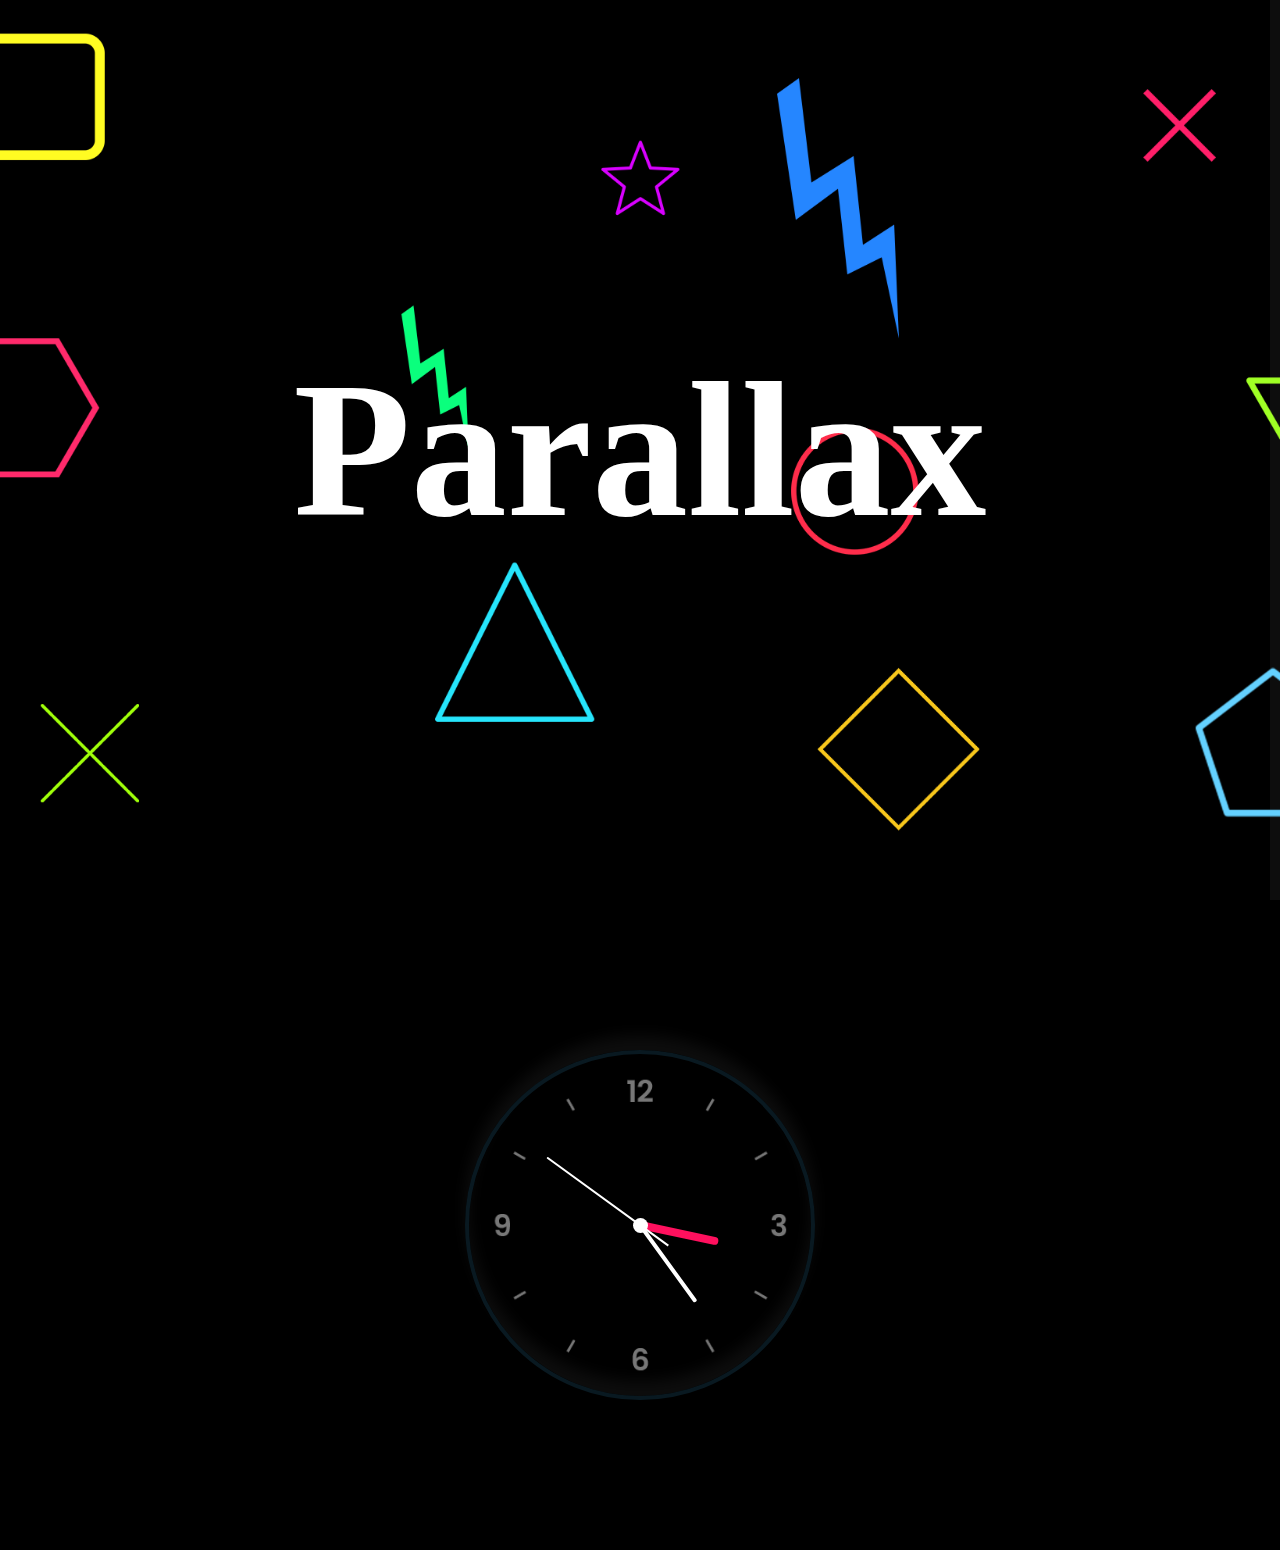
<file: JsPractice/index.html>
<!DOCTYPE html>
<html lang="en">
  <head>
    <meta charset="UTF-8" />
    <meta name="viewport" content="width=device-width, initial-scale=1.0" />
    <link rel="stylesheet" href="style.css" />
    <title>Document</title>
  </head>
  <body>
    <div id="progressbar"></div>
    <div id="scrollPath"></div>
    <section>
      <img src="img/1.png" data-speed="-5" class="layer" alt="">
      <img src="img/2.png" data-speed="5" class="layer" alt="">
      <img src="img/3.png" data-speed="2" class="layer" alt="">
      <img src="img/4.png" data-speed="6" class="layer" alt="">
      <img src="img/5.png" data-speed="8" class="layer" alt="">
      <img src="img/6.png" data-speed="-3" class="layer" alt="">
      <img src="img/7.png" data-speed="1" class="layer" alt="">
      <img src="img/8.png" data-speed="4" class="layer" alt="">
      <img src="img/9.png" data-speed="-9" class="layer" alt="">
      <img src="img/10.png" data-speed="5" class="layer" alt="">
      <img src="img/11.png" data-speed="-6" class="layer" alt="">
      <img src="img/12.png" data-speed="2" class="layer" alt="">
      <h2 class="layer">Parallax</h2>
      <!-- <h2>Creative Scroll Progress Bar</h2>
      <p>
        Lorem ipsum, dolor sit amet consectetur adipisicing elit. Itaque,
        reprehenderit. Cupiditate asperiores aspernatur pariatur veritatis quo
        sit labore odit doloremque obcaecati, corporis quos tenetur dolore a
        impedit repellendus suscipit ad! Lorem ipsum, dolor sit amet consectetur
        adipisicing elit. Itaque, reprehenderit. Cupiditate asperiores
        aspernatur pariatur veritatis quo sit labore odit doloremque obcaecati,
        corporis quos tenetur dolore a impedit repellendus suscipit ad!
      </p> -->
    </section>
    <div class="clock">
      <div class="hour">
        <div class="hr" id="hr"></div>
      </div>
      <div class="min">
        <div class="mn" id="mn"></div>
      </div>
      <div class="sec">
        <div class="sc" id="sc"></div>
      </div>
    </div>

    <script type="text/javascript" src="main.js"></script>
  </body>
</html>
</file>
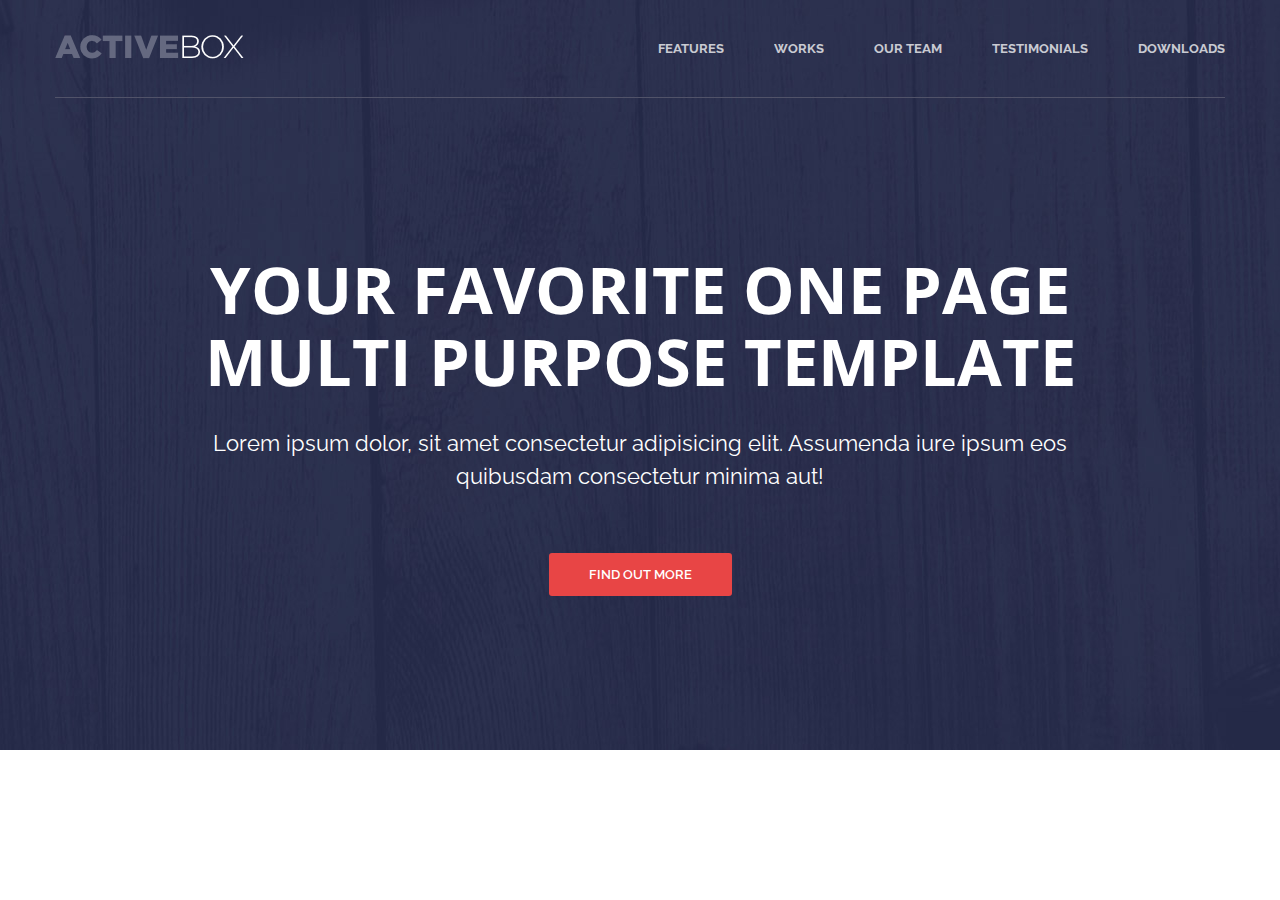
<file: Second activebox/index.html>
<!DOCTYPE html>
<html lang="en">
  <head>
    <meta charset="UTF-8" />
    <meta name="viewport" content="width=device-width, initial-scale=1.0" />
    <link
      href="https://fonts.googleapis.com/css2?family=Cardo:ital@1&family=Open+Sans:wght@700&family=Raleway:wght@400;600;700&display=swap"
      rel="stylesheet"
    />
    <link rel="stylesheet" href="style.css" />
    <title>Activebox</title>
  </head>
  <body>
    <!-- Header -->
    <header class="header">
      <div class="container">
        <div class="header__inner">
          <div class="header__logo">
            <img src="img/activebox-logo.png" alt="" />
          </div>
          <div class="nav">
            <a class="nav__link" href="">Features</a>
            <a class="nav__link" href="">Works</a>
            <a class="nav__link" href="">Our Team</a>
            <a class="nav__link" href="">Testimonials</a>
            <a class="nav__link" href="">Downloads</a>
          </div>
        </div>
      </div>
    </header>
    <!-- Introduction -->
    <div class="intro">
      <div class="container">
        <div class="intro__inner">
          <h1 class="intro__title">
            Your Favorite One Page multi Purpose Template
          </h1>
          <h2 class="intro__subtitle">
            Lorem ipsum dolor, sit amet consectetur adipisicing elit. Assumenda
            iure ipsum eos quibusdam consectetur minima aut!
          </h2>
          <a class="btn btn--red" href="#">Find Out More</a>
        </div>
      </div>
    </div>
  </body>
</html>
</file>
<file: JsPractice/style.css>
*{
    margin: 0;
    padding: 0;
    font-family: consolas;
    box-sizing: border-box;
}

/* PROGRESSBAR */

section{
    padding: 50px;
    position: relative;
    width: 100%;
    height: 100vh;
    overflow: hidden;
    display: flex;
    justify-content: center;
    align-items: center;
}
section img{
    position: absolute;
    top: 0;
    left: 0;
    width: 100%;
    height: 100%;
    object-fit: cover;
}
section h2{
    position: relative;
    font-size: 12em;
    color: #fff;
}

section p{
    font-size: 1.2em;
    color: #fff;
}

::-webkit-scrollbar{
    width: 0;
}

#scrollPath{
    position: fixed;
    top: 0;
    right: 0;
    width: 10px;
    height: 100%;
    background: rgba(255,255,255,0.05);
}

#progressbar{
    position: fixed;
    top: 0;
    right: 0;
    width: 10px;
    background: linear-gradient(to top, #008aff, #00ffe7);
    animation: animate 5s linear infinite;
}

@keyframes animate{
    0%,100%{
        filter: hue-rotate(0deg);
    }
    50%{
        filter: hue-rotate(360deg);
    }
}

#progressbar:before{
    content: '';
    position: absolute;
    top: 0;
    left: 0;
    width: 100%;
    height: 100%;
    background: linear-gradient(to top, #008aff, #00ffe7);
    filter: blur(30px);
}

#progressbar:after{
    content: '';
    position: absolute;
    top: 0;
    left: 0;
    width: 100%;
    height: 100%;
    background: linear-gradient(to top, #008aff, #00ffe7);
    filter: blur(30px);
}

/* CLOCK */

body{
    display: flex;
    flex-direction: column;
    justify-content: center;
    align-items: center;
    min-height: 100vh;
    background: #000;
}

.clock{
    width: 350px;
    height: 350px;
    display: flex;
    justify-content: center;
    margin: 150px 0 150px 0;
    align-items: center;
    background: url(clock.png);
    background-size: cover;
    border: 4px solid #091921;
    border-radius: 50%;
    box-shadow: 0 -15px 15px rgba(255, 255, 255, 0.05),
                inset 0 -15px 15px rgba(255, 255, 255, 0.05),
                0 15px 15px rgba(0, 0, 0, 0.05),
                inset 0 15px 15px rgba(0, 0, 0, 0.05);
}

.clock:before{
    content: '';
    position: absolute;
    width: 15px;
    height: 15px;
    background: #fff;
    border-radius: 50%;
    z-index: 10000;
}

.clock .hour,
.clock .min,
.clock .sec{
    position: absolute;
}

.clock .hour, .hr{
    width: 160px;
    height: 160px;
}

.clock .min, .mn{
    width: 190px;
    height: 190px;
}

.clock .sec, .sc{
    width: 230px;
    height: 230px;
}

.hr, .mn, .sc{
    display: flex;
    justify-content: center;
    /* align-items: center; */
    position: absolute;
    border-radius: 50%;
}

.hr:before{
    content: '';
    position: absolute;
    width: 8px;
    height: 80px;
    background: #ff105e;
    z-index: 10;
    border-radius: 6px 6px 0 0;
}

.mn:before{
    content: '';
    position: absolute;
    width: 4px;
    height: 90px;
    background: #fff;
    z-index: 11;
    border-radius: 6px 6px 0 0;
}

.sc:before{
    content: '';
    position: absolute;
    width: 2px;
    height: 150px;
    background: #fff;
    z-index: 12;
    border-radius: 6px 6px 0 0;
}
</file>
<file: Second activebox/style.css>
body {
  margin: 0;
  font-family: "Raleway", sans-serif;
  font-size: 14px;
  color: #6c7279;
  background: #fff;
  -webkit-font-smoothing: antialiased;
}

*,
*:before,
*:after {
  box-sizing: border-box;
}

h1,
h2,
h3,
h4,
h5,
h6 {
  margin: 0;
}

p {
  margin: 0 0 10px;
}
.container {
  width: 100%;
  max-width: 1170px;
  margin: 0 auto;
}
/* HEADER ******************************************************/
.header {
  width: 100%;
  position: absolute;
  top: 0;
  left: 0;
  z-index: 1000;
  height: 100px;
}
.header__inner {
  display: flex;
  justify-content: space-between;
  border-bottom: 1px solid #515369;
  padding: 35px 0;
  align-items: center;
}
/* NAVIGATION ******************************************************/
.nav {
  font-size: 13px;
  font-weight: 700;
  text-transform: uppercase;
  display: flex;
}
.nav__link {
  color: #fff;
  text-decoration: none;
  opacity: 0.75;
  transition: opacity 0.2s linear;
  margin-left: 50px;
}
.nav__link:hover {
  opacity: 1;
}
.nav__link:first-child {
  margin-left: 0;
}
/* INTRODUCTION ******************************************************/
.intro {
  height: 750px;
  background: #31344e url("img/intro-bg.jpg") no-repeat center / cover;
  padding-top: 100px;
  display: flex;
  flex-direction: column;
  justify-content: center;
}
.intro__inner {
  max-width: 970px;
  width: 100%;
  margin: 0 auto;
  text-align: center;
}
.intro__title {
  font-family: "Open Sans", sans-serif;
  font-size: 65px;
  color: #fff;
  font-weight: 700;
  text-transform: uppercase;
  text-align: center;
  line-height: 1.1;
  margin: 0 0 30px;
}
.intro__subtitle {
  font-size: 22px;
  color: #fff;
  line-height: 1.5;
  font-weight: 400;
  margin-bottom: 60px;
}
/* BUTTON ******************************************************/
.btn {
  display: inline-block;
  vertical-align: top;
  font-size: 13px;
  color: #fff;
  font-weight: 600;
  text-transform: uppercase;
  text-decoration: none;
  padding: 14px 40px;
  border-radius: 3px;
  font-family: inherit;
  border: 0;
  cursor: pointer;
  transition: background 0.1s linear;
}
.btn--red {
  background-color: #e84545;
}
.btn--red:hover {
  background-color: #dd3434;
}
</file>
